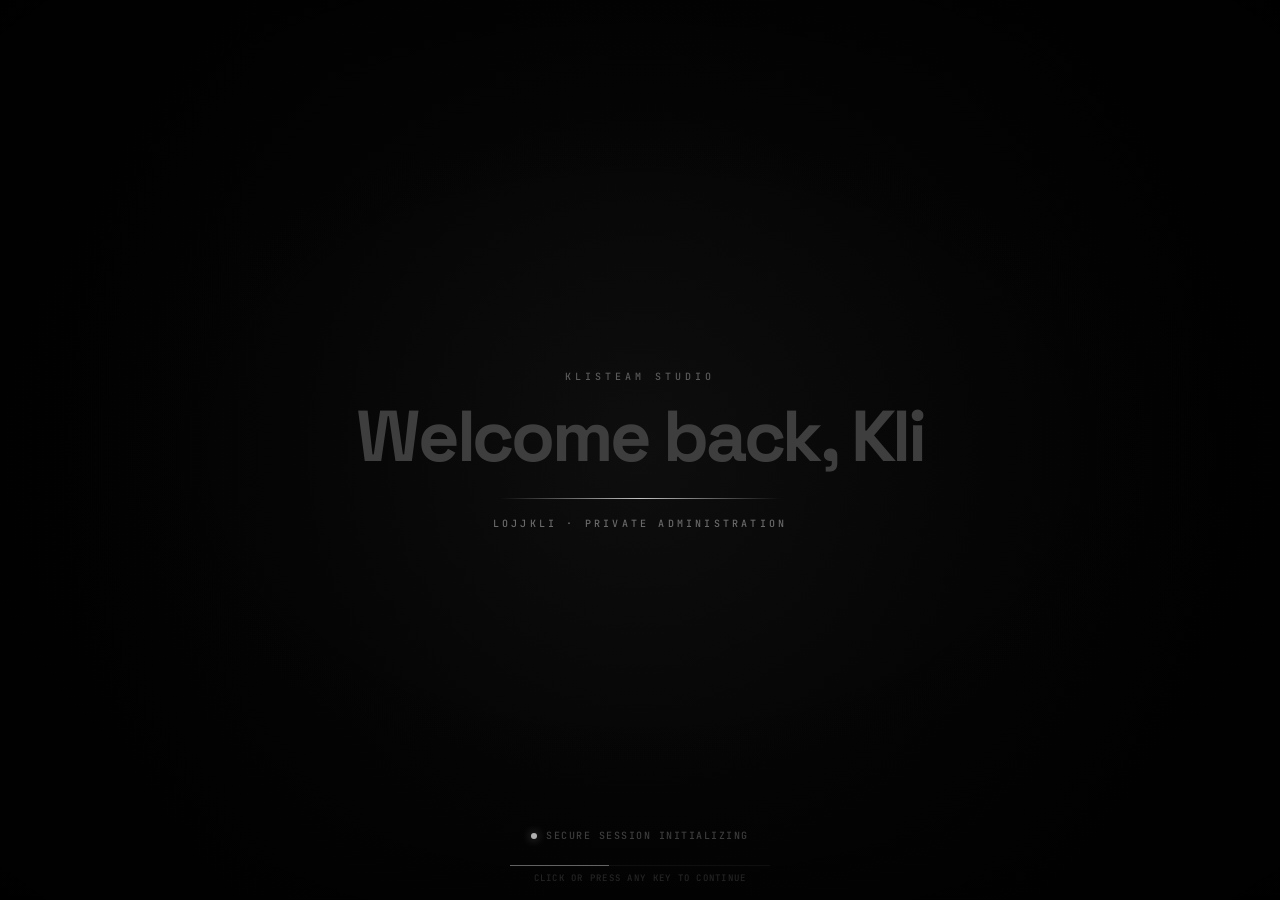
<file: site/public/admin/index.html>
<!doctype html>
<html lang="en">
<head>
<meta charset="utf-8">
<meta name="viewport" content="width=device-width,initial-scale=1">
<meta name="robots" content="noindex">

<title>lojjkli · Welcome back, Kli</title>

<link rel="preconnect" href="https://fonts.googleapis.com">
<link rel="preconnect" href="https://fonts.gstatic.com" crossorigin>
<link href="https://fonts.googleapis.com/css2?family=Inter:wght@400;500;600;700&family=Space+Grotesk:wght@500;600;700&family=JetBrains+Mono:wght@400;500&display=swap" rel="stylesheet">

<style>
  :root {
    --void:#020202; --surface:#070707; --card:#0C0C0C; --raised:#121212;
    --line:#1C1C1C; --line-bright:#2E2E2E; --line-hot:#454545;
    --text:#F4F4F4; --dim:#9C9C9C; --faint:#5F5F5F; --ghost:#3A3A3A;
    --green:#22c55e; --red:#ef4444; --amber:#f59e0b;
    --r-xs:6px; --r-sm:9px; --r-md:13px; --r-lg:18px;
    --display:"Space Grotesk",sans-serif;
    --body:"Inter",sans-serif;
    --mono:"JetBrains Mono",monospace;
  }

  * { box-sizing:border-box; }
  html { background:var(--void); }

  body {
    margin:0; min-height:100vh; color:var(--text);
    font:15px/1.6 var(--body);
    -webkit-font-smoothing:antialiased;
    background:
      radial-gradient(900px 500px at 50% -20%, rgba(255,255,255,.055), transparent 70%),
      var(--void);
  }

  /* One fixed layer for the grid texture. Fixed + pointer-events:none means it
     never participates in layout or hit-testing, so it costs nothing as the
     tables below repaint every second. */
  body::before {
    content:""; position:fixed; inset:0; z-index:0; pointer-events:none; opacity:.5;
    background:
      linear-gradient(rgba(255,255,255,.014) 1px, transparent 1px),
      linear-gradient(90deg, rgba(255,255,255,.014) 1px, transparent 1px);
    background-size:56px 56px;
    -webkit-mask-image:linear-gradient(to bottom, #000, transparent 70%);
    mask-image:linear-gradient(to bottom, #000, transparent 70%);
  }

  /* ---------- intro ---------- */
  #intro {
    position:fixed; inset:0; z-index:9999; cursor:pointer;
    display:flex; align-items:center; justify-content:center;
    background:radial-gradient(circle at center,#0E0E0E 0%,#050505 45%,#020202 78%);
    transition:opacity .55s cubic-bezier(.77,0,.18,1), visibility .55s;
  }
  #intro::after {
    content:""; position:absolute; inset:0; pointer-events:none;
    background:radial-gradient(ellipse at center, transparent 38%, rgba(0,0,0,.8) 100%);
  }
  #intro.hide { opacity:0; visibility:hidden; pointer-events:none; }
  .intro-content { position:relative; z-index:2; width:min(92vw,720px); text-align:center; }
  .intro-overline {
    margin-bottom:16px; color:#5A5A5A; font:500 10px var(--mono);
    letter-spacing:.4em; text-transform:uppercase;
    opacity:0; animation:fadeUp .7s ease .25s forwards;
  }
  .intro-title {
    margin:0; font:700 clamp(32px,7vw,72px)/1.04 var(--display);
    letter-spacing:-.045em; white-space:nowrap;
    background:linear-gradient(100deg,#3E3E3E 0%,#3E3E3E 42%,#FFFFFF 50%,#3E3E3E 58%,#3E3E3E 100%);
    background-size:260% 100%; -webkit-background-clip:text; background-clip:text; color:transparent;
    opacity:0; animation:fadeUp .7s ease .35s forwards, sweep 1.8s cubic-bezier(.2,.8,.2,1) .4s forwards;
  }
  .intro-line {
    width:0; height:1px; margin:24px auto 18px;
    background:linear-gradient(90deg,transparent,rgba(255,255,255,.75),transparent);
    animation:lineGrow 1s ease .75s forwards;
  }
  .intro-sub {
    color:#6A6A6A; font:500 10px var(--mono); letter-spacing:.32em; text-transform:uppercase;
    opacity:0; animation:fadeUp .7s ease 1s forwards;
  }
  .intro-status {
    position:absolute; left:0; right:0; bottom:58px; text-align:center;
    color:#565656; font:500 10px var(--mono); letter-spacing:.15em; text-transform:uppercase;
    opacity:0; animation:fadeUp .7s ease 1.2s forwards;
  }
  .intro-dot {
    display:inline-block; vertical-align:middle; margin:0 9px 1px 0;
    width:6px; height:6px; border-radius:50%; background:#fff;
    box-shadow:0 0 10px rgba(255,255,255,.6); animation:pulse 1.3s ease-in-out infinite;
  }
  .intro-progress {
    position:absolute; left:0; right:0; bottom:34px; width:min(260px,60vw);
    height:1px; margin:0 auto; background:#171717; overflow:hidden;
  }
  .intro-progress-bar { width:38%; height:100%; background:#9A9A9A; animation:scan 1.9s ease-in-out infinite; }
  .intro-skip {
    position:absolute; left:0; right:0; bottom:16px; text-align:center;
    color:var(--ghost); font:500 9px var(--mono); letter-spacing:.14em; text-transform:uppercase;
    opacity:0; animation:fadeUp .7s ease 1.5s forwards;
  }

  /* ---------- shell ---------- */
  .wrap { position:relative; z-index:1; width:min(100%,1080px); margin:0 auto; padding:52px 26px 110px; }

  .topbar {
    display:flex; align-items:flex-end; justify-content:space-between; gap:20px;
    padding-bottom:22px; margin-bottom:30px; border-bottom:1px solid var(--line);
  }
  .brand-name { margin:0; font:700 clamp(26px,3.4vw,34px)/1 var(--display); letter-spacing:-.05em; }
  .brand-sub {
    margin:9px 0 0; color:var(--faint);
    font:500 10px var(--mono); letter-spacing:.22em; text-transform:uppercase;
  }
  .topbar-right { display:flex; align-items:center; gap:10px; flex:none; }

  .iconbtn {
    display:inline-flex; align-items:center; gap:7px;
    background:transparent; color:var(--dim); cursor:pointer;
    border:1px solid var(--line-bright); border-radius:var(--r-sm);
    font:500 11px var(--mono); letter-spacing:.08em; text-transform:uppercase;
    padding:9px 13px; line-height:1; transition:border-color .18s ease, color .18s ease;
  }
  .iconbtn:hover { color:var(--text); border-color:var(--line-hot); }
  #lockBtn { display:none; }

  /* ---------- login ---------- */
  .login-shell { display:flex; justify-content:center; }
  #loginCard {
    /* Margin lives on the card, not the flex wrapper: the script hides the card
       by setting its own display to none, and padding on the wrapper would have
       stayed behind as an unexplained gap above the panels. */
    margin:34px 0 10px;
    width:min(100%,430px); background:var(--card);
    border:1px solid var(--line); border-radius:var(--r-lg); padding:30px;
    box-shadow:0 30px 90px rgba(0,0,0,.5);
  }
  .login-title { margin:0 0 4px; font:600 17px var(--display); letter-spacing:-.015em; }
  .login-hint { margin:0 0 22px; color:var(--faint); font-size:13px; }

  /* ---------- cards ---------- */
  .grid { display:grid; grid-template-columns:1fr 1fr; gap:18px; }
  @media (max-width:900px) { .grid { grid-template-columns:1fr; } }

  .card {
    background:var(--card); border:1px solid var(--line); border-radius:var(--r-lg);
    padding:22px; margin-bottom:18px; transition:border-color .2s ease;
  }
  .grid .card { margin-bottom:0; display:flex; flex-direction:column; }
  .card:hover { border-color:var(--line-bright); }

  .card-head { display:flex; align-items:center; justify-content:space-between; gap:12px; margin-bottom:18px; }
  h2 {
    margin:0; display:flex; align-items:center; gap:9px;
    font:600 13px var(--display); letter-spacing:.01em; color:#DCDCDC;
  }
  h2 svg { width:15px; height:15px; color:var(--faint); flex:none; }
  .count {
    color:var(--faint); font:500 10px var(--mono); letter-spacing:.1em;
    border:1px solid var(--line); border-radius:999px; padding:3px 9px;
  }

  /* ---------- form ---------- */
  label {
    display:block; margin-bottom:8px; color:var(--faint);
    font:500 10px var(--mono); letter-spacing:.16em; text-transform:uppercase;
  }
  input {
    width:100%; padding:11px 13px; background:var(--surface); color:var(--text);
    border:1px solid var(--line); border-radius:var(--r-sm); outline:none;
    font:13px var(--mono);
    transition:border-color .18s ease, box-shadow .18s ease;
  }
  input::placeholder { color:#3E3E3E; }
  input:focus { border-color:var(--line-hot); box-shadow:0 0 0 3px rgba(255,255,255,.04); }

  .row { display:flex; gap:9px; }
  .row > div { flex:1; min-width:0; }

  button {
    background:var(--text); border:1px solid var(--text); border-radius:var(--r-sm);
    color:#050505; padding:10px 18px; cursor:pointer; white-space:nowrap;
    font:600 12px var(--body); letter-spacing:.01em;
    transition:opacity .15s ease, transform .1s ease, background .15s ease, border-color .15s ease;
  }
  button:hover { opacity:.88; }
  button:active { transform:translateY(1px); }
  button:disabled { opacity:.4; cursor:not-allowed; transform:none; }
  button.danger { background:var(--red); border-color:var(--red); color:#fff; }
  button.warn   { background:transparent; border-color:rgba(245,158,11,.5); color:var(--amber); }
  button.warn:hover { background:rgba(245,158,11,.1); }
  button.ghost  { background:transparent; border-color:var(--line-bright); color:var(--dim); }
  button.ghost:hover { background:var(--raised); color:var(--text); }
  .btn-sm { padding:7px 12px; font-size:11px; }

  #msg { min-height:17px; margin-top:12px; font:500 11px var(--mono); color:var(--dim); }
  #msg.error { color:var(--red); }
  #msg.success { color:var(--green); }

  /* ---------- tables ---------- */
  .table-wrap { flex:1; overflow-x:auto; }
  table { width:100%; border-collapse:collapse; }
  thead th {
    text-align:left; padding:0 10px 10px 0; border-bottom:1px solid var(--line);
    color:var(--ghost); font:500 9px var(--mono); letter-spacing:.18em; text-transform:uppercase;
    white-space:nowrap;
  }
  thead th:last-child { text-align:right; padding-right:0; }
  td {
    padding:11px 10px 11px 0; border-bottom:1px solid var(--line);
    color:#DEDEDE; font:13px var(--mono); vertical-align:middle;
  }
  tbody tr:last-child td { border-bottom:0; }
  tbody tr { transition:background .15s ease; }
  tbody tr:hover { background:rgba(255,255,255,.022); }
  td.reason, td.time { color:var(--faint); }
  td.ver { color:var(--dim); font-size:12px; }
  td.btns { width:1%; text-align:right; white-space:nowrap; padding-right:0; }
  td.btns button { margin-left:6px; padding:7px 12px; font-size:11px; }

  .who { display:inline-flex; align-items:center; gap:10px; font-weight:500; }
  .who .name { line-height:1; color:var(--text); }
  .head {
    width:24px; height:24px; flex:none; border-radius:var(--r-xs);
    background:var(--surface); border:1px solid var(--line); image-rendering:pixelated;
  }
  .dot {
    width:6px; height:6px; flex:none; border-radius:50%; background:var(--green);
    box-shadow:0 0 8px rgba(34,197,94,.7); animation:onlinePulse 1.9s ease-in-out infinite;
  }
  .tag {
    display:inline-block; padding:3px 9px; border:1px solid var(--line-bright);
    border-radius:999px; color:var(--faint); font:500 10px var(--mono); letter-spacing:.07em;
  }
  .tag.on { color:var(--green); border-color:rgba(34,197,94,.42); }
  .empty { color:var(--ghost); text-align:center; padding:30px 0 !important; font-size:12px; }

  #onlineRefreshed { color:var(--ghost); font:500 10px var(--mono); letter-spacing:.06em; }

  /* ---------- mascot ---------- */
  .mascot {
    position:fixed; right:28px; bottom:26px; width:104px; height:104px; z-index:5;
    image-rendering:pixelated; opacity:.9; pointer-events:none;
    filter:drop-shadow(0 0 22px rgba(255,255,255,.1));
  }
  @media (max-width:1180px) { .mascot { display:none; } }

  @keyframes fadeUp { from { opacity:0; transform:translateY(8px);} to { opacity:1; transform:translateY(0);} }
  @keyframes sweep { from { background-position:140% 0; } to { background-position:-40% 0; } }
  @keyframes lineGrow { to { width:min(280px,62vw); } }
  @keyframes scan { 0% { transform:translateX(-120%);} 100% { transform:translateX(360%);} }
  @keyframes pulse { 0%,100% { opacity:.35; transform:scale(.8);} 50% { opacity:1; transform:scale(1.15);} }
  @keyframes onlinePulse { 0%,100% { opacity:.5; } 50% { opacity:1; } }

  @media (max-width:640px) {
    .wrap { padding:34px 15px 80px; }
    .topbar { flex-direction:column; align-items:flex-start; gap:16px; }
    .row { flex-direction:column; }
    .row button { width:100%; }
    .intro-title { white-space:normal; padding:0 14px; }
    td.reason, td.ver { display:none; }
    thead th.h-reason, thead th.h-ver { display:none; }
  }

  @media (prefers-reduced-motion: reduce) {
    *, *::before, *::after {
      animation-duration:.01ms !important; animation-iteration-count:1 !important;
      transition-duration:.01ms !important;
    }
    .intro-title { background-position:-40% 0; opacity:1; }
  }
</style>
</head>

<body>

<div id="intro" role="button" tabindex="0" aria-label="Skip intro">
  <div class="intro-content" aria-hidden="true">
    <div class="intro-overline">KlisTeam Studio</div>
    <div class="intro-title">Welcome back, Kli</div>
    <div class="intro-line"></div>
    <div class="intro-sub">lojjkli · private administration</div>
  </div>
  <div class="intro-status" aria-hidden="true"><span class="intro-dot"></span>Secure session initializing</div>
  <div class="intro-progress" aria-hidden="true"><div class="intro-progress-bar"></div></div>
  <div class="intro-skip" aria-hidden="true">click or press any key to continue</div>
</div>

<img class="mascot" src="kli_looking.gif" alt="" aria-hidden="true">

<div class="wrap">

  <div class="topbar">
    <div>
      <h1 class="brand-name">lojjkli</h1>
      <p class="brand-sub">KlisTeam Studio · Administration</p>
    </div>
    <div class="topbar-right">
      <button id="lockBtn" class="iconbtn" onclick="lock()">Lock</button>
    </div>
  </div>

  <div class="login-shell" id="loginShell">
    <div class="card" id="loginCard">
      <h2 class="login-title">Admin access</h2>
      <p class="login-hint">Enter your key to manage bans, blocks and activity.</p>
      <label for="key">Admin key</label>
      <div class="row">
        <div><input id="key" type="password" placeholder="Enter admin key" autocomplete="current-password" spellcheck="false"></div>
        <div style="flex:0 0 auto"><button id="unlockBtn" onclick="unlock()">Unlock</button></div>
      </div>
      <div id="msg" role="status" aria-live="polite"></div>
    </div>
  </div>

  <div id="panels" style="display:none">

    <div class="grid" style="margin-bottom:18px">

      <div class="card">
        <div class="card-head">
          <h2>
            <svg viewBox="0 0 24 24" fill="none" stroke="currentColor" stroke-width="1.6" stroke-linecap="round" stroke-linejoin="round" aria-hidden="true">
              <rect x="4" y="5" width="16" height="5" rx="1.5"/><rect x="4" y="14" width="16" height="5" rx="1.5"/>
              <line x1="7" y1="7.5" x2="7.01" y2="7.5"/><line x1="7" y1="16.5" x2="7.01" y2="16.5"/>
              <line x1="3" y1="21" x2="21" y2="3"/>
            </svg>Blocked servers
          </h2>
        </div>
        <div class="row" style="margin-bottom:16px">
          <div><input id="server" placeholder="play.example.com"></div>
          <div style="flex:0 0 auto"><button id="blockBtn" class="btn-sm" onclick="addServer()">Block</button></div>
        </div>
        <div class="table-wrap">
          <table id="serverList">
            <thead><tr><th>Server</th><th></th></tr></thead>
            <tbody></tbody>
          </table>
        </div>
      </div>

      <div class="card">
        <div class="card-head">
          <h2>
            <svg viewBox="0 0 24 24" fill="none" stroke="currentColor" stroke-width="1.6" stroke-linecap="round" stroke-linejoin="round" aria-hidden="true">
              <path d="M12 3l7 3v6c0 4.5-3 7.5-7 9-4-1.5-7-4.5-7-9V6l7-3z"/>
              <line x1="9" y1="9" x2="15" y2="15"/><line x1="15" y1="9" x2="9" y2="15"/>
            </svg>Banned players
          </h2>
        </div>
        <div class="row" style="margin-bottom:16px">
          <div><input id="player" placeholder="Username"></div>
          <div style="flex:0 0 auto"><button id="banBtn" class="danger btn-sm" onclick="addPlayer()">Ban</button></div>
        </div>
        <div class="table-wrap">
          <table id="playerList">
            <thead><tr><th>Player</th><th></th></tr></thead>
            <tbody></tbody>
          </table>
        </div>
      </div>

    </div>

    <div class="card">
      <div class="card-head">
        <h2>
          <svg viewBox="0 0 24 24" fill="none" stroke="currentColor" stroke-width="1.6" stroke-linecap="round" stroke-linejoin="round" aria-hidden="true">
            <path d="M3 12h4l2-7 4 14 2-7h6"/>
          </svg>Live activity
          <span class="count">last 5 min</span>
        </h2>
        <span id="onlineRefreshed"></span>
      </div>
      <div class="table-wrap">
        <table id="onlineList">
          <thead><tr><th>Player</th><th>Relay</th><th class="h-ver">Version</th><th>Seen</th><th></th></tr></thead>
          <tbody></tbody>
        </table>
      </div>
    </div>

  </div>

</div>

<script>
const API = "https://api.lojjkli.site";
const REQUEST_TIMEOUT_MS = 10000;

const $ = id => document.getElementById(id);

function escapeHtml(value) {
  return String(value ?? "")
    .replace(/&/g, "&amp;")
    .replace(/</g, "&lt;")
    .replace(/>/g, "&gt;")
    .replace(/"/g, "&quot;")
    .replace(/'/g, "&#039;");
}

function safeName(value) {
  return String(value ?? "").replace(/[^A-Za-z0-9_]/g, "");
}

function setMessage(text, type = "") {
  const msg = $("msg");
  msg.textContent = text;
  msg.className = type;
  if (type === "error") playErrorSound();
  else if (type === "success") playSuccessSound();
}

function head(name) {
  const safe = safeName(name);
  return `<img class="head" alt="" loading="lazy" src="https://mc-heads.net/avatar/${safe}/24" onerror="this.onerror=null;this.src='https://crafatar.com/avatars/${safe}?size=24&overlay'">`;
}

/* ---------- sound ---------- */
/* Every sound is a couple of synthesised oscillator tones - no audio
   files, nothing to download, nothing kept running once it has played.
   A single AudioContext is created lazily on first use. */

let audioContext = null;

function getAudioContext() {
  if (audioContext) return audioContext;
  const AudioCtx = window.AudioContext || window.webkitAudioContext;
  if (!AudioCtx) return null;
  audioContext = new AudioCtx();
  return audioContext;
}

function primeAudio() {
  const ctx = getAudioContext();
  if (!ctx) return null;
  if (ctx.state === "suspended") ctx.resume().catch(() => {});
  return ctx;
}

function envTone(ctx, { type = "sine", freq, freqTo, start = 0, dur = .12, peak = .04, attack = .008 }) {
  const t0 = ctx.currentTime + start;
  const osc = ctx.createOscillator();
  const gain = ctx.createGain();
  osc.type = type;
  osc.frequency.setValueAtTime(freq, t0);
  if (freqTo) osc.frequency.exponentialRampToValueAtTime(freqTo, t0 + dur);
  gain.gain.setValueAtTime(.0001, t0);
  gain.gain.exponentialRampToValueAtTime(peak, t0 + attack);
  gain.gain.exponentialRampToValueAtTime(.0001, t0 + dur);
  osc.connect(gain);
  gain.connect(ctx.destination);
  osc.start(t0);
  osc.stop(t0 + dur + .03);
}

function playStartupSound() {
  const ctx = primeAudio();
  if (!ctx) return;
  envTone(ctx, { type: "sine", freq: 105, freqTo: 42, dur: .85, peak: .25, attack: .02 });
  envTone(ctx, { type: "triangle", freq: 720, freqTo: 1500, start: .15, dur: .85, peak: .045, attack: .1 });
}

function playClickSound() {
  const ctx = primeAudio();
  if (!ctx) return;
  envTone(ctx, { type: "sine", freq: 620, freqTo: 390, dur: .07, peak: .035, attack: .006 });
}

function playSuccessSound() {
  const ctx = primeAudio();
  if (!ctx) return;
  envTone(ctx, { type: "sine", freq: 520, dur: .09, peak: .05, attack: .006 });
  envTone(ctx, { type: "sine", freq: 784, start: .07, dur: .16, peak: .045, attack: .006 });
}

function playErrorSound() {
  const ctx = primeAudio();
  if (!ctx) return;
  envTone(ctx, { type: "square", freq: 180, freqTo: 140, dur: .09, peak: .03, attack: .004 });
  envTone(ctx, { type: "square", freq: 150, freqTo: 105, start: .11, dur: .12, peak: .03, attack: .004 });
}

function playKickSound() {
  const ctx = primeAudio();
  if (!ctx) return;
  envTone(ctx, { type: "sawtooth", freq: 900, freqTo: 120, dur: .16, peak: .035, attack: .004 });
}

function playBanSound() {
  const ctx = primeAudio();
  if (!ctx) return;
  envTone(ctx, { type: "sine", freq: 220, freqTo: 55, dur: .38, peak: .07, attack: .01 });
  envTone(ctx, { type: "square", freq: 80, start: .02, dur: .16, peak: .03, attack: .004 });
}

/* ---------- intro ---------- */

let introFinished = false;

function finishIntro() {
  if (introFinished) return;
  introFinished = true;
  const intro = $("intro");
  if (!intro) return;
  intro.classList.add("hide");
  setTimeout(() => intro.remove(), 700);
}

function activateAudio() {
  playStartupSound();
}

// A click or key press is the only thing that dismisses this screen - it
// stays up until someone actually acts on it, no auto-timeout.
$("intro").addEventListener("click", () => { activateAudio(); finishIntro(); });
$("intro").addEventListener("keydown", () => { activateAudio(); finishIntro(); });

/* ---------- api ---------- */

async function apiRequest(url, options = {}) {
  const controller = new AbortController();
  const timer = setTimeout(() => controller.abort(), REQUEST_TIMEOUT_MS);
  try {
    return await fetch(url, {
      ...options,
      signal: controller.signal,
      headers: { "Accept": "application/json", ...(options.headers || {}) }
    });
  } catch (error) {
    // A hung request used to leave a button disabled with no feedback
    // forever; the timeout above guarantees this always resolves into a
    // real error instead of a silent, indefinite wait.
    if (error.name === "AbortError") throw new Error("Request timed out - the API may be unreachable.");
    console.error("API request failed:", error);
    throw error;
  } finally {
    clearTimeout(timer);
  }
}

async function unlock() {
  playClickSound();
  const key = $("key").value.trim();
  const button = $("unlockBtn");

  if (!key) { setMessage("Enter the admin key.", "error"); $("key").focus(); return; }

  button.disabled = true;
  setMessage("Checking...");

  try {
    const response = await apiRequest(`${API}/verify`, { method: "GET", headers: { "x-admin-key": key } });

    if (!response.ok) {
      setMessage(response.status === 401 || response.status === 403 ? "Wrong admin key." : `Server returned HTTP ${response.status}.`, "error");
      button.disabled = false;
      return;
    }

    setMessage("Unlocked.", "success");
    $("loginCard").style.display = "none";
    $("panels").style.display = "block";
    $("lockBtn").style.display = "inline-flex";

    await refreshBlacklist();
    await refreshOnline();

    if (!window.onlineTimer) window.onlineTimer = setInterval(refreshOnline, 25000);

  } catch (error) {
    console.error(error);
    setMessage(error.message || "Could not connect to the API.", "error");
    button.disabled = false;
  }
}

// There was no way back to a locked state short of reloading the page - for
// a tool that bans and kicks people, being able to step away without
// leaving it sitting open is worth a one-click button.
function lock() {
  playClickSound();
  $("key").value = "";
  $("loginCard").style.display = "block";
  $("panels").style.display = "none";
  $("lockBtn").style.display = "none";
  setMessage("");
  if (window.onlineTimer) { clearInterval(window.onlineTimer); window.onlineTimer = null; }
}

async function refreshBlacklist() {
  try {
    // /blacklist is a public read - the mod itself calls it with no key at
    // all. Sending the admin key here too was unnecessary: it exposed the
    // key on every poll instead of only on the writes that actually need
    // it, and forced a CORS preflight on a call that never required one.
    const response = await apiRequest(`${API}/blacklist`, { method: "GET" });
    if (!response.ok) throw new Error(`Blacklist HTTP ${response.status}`);

    const data = await response.json();
    const details = Array.isArray(data.detail) ? data.detail : [];

    $("serverList").querySelector("tbody").innerHTML = details
      .filter(x => x.kind === "server")
      .map(row => `<tr><td>${escapeHtml(row.value)}</td><td class="btns"><button class="ghost" data-action="remove" data-kind="server" data-value="${escapeHtml(row.value)}">Remove</button></td></tr>`)
      .join("") || `<tr><td class="empty" colspan="2">No servers blocked</td></tr>`;

    $("playerList").querySelector("tbody").innerHTML = details
      .filter(x => x.kind === "player")
      .map(row => `<tr><td><span class="who">${head(row.display)}<span class="name">${escapeHtml(row.display)}</span></span></td><td class="btns"><button class="warn" data-action="kick" data-name="${escapeHtml(row.display)}">Kick</button><button class="ghost" data-action="remove" data-kind="player" data-value="${escapeHtml(row.value)}">Unban</button></td></tr>`)
      .join("") || `<tr><td class="empty" colspan="2">Nobody banned</td></tr>`;

  } catch (error) {
    console.error("Blacklist error:", error);
    setMessage(error.message || "Could not load blacklist.", "error");
  }
}

async function refreshOnline() {
  try {
    const response = await apiRequest(`${API}/online?minutes=5`);
    if (!response.ok) throw new Error(`Online HTTP ${response.status}`);

    let data;
    try {
      data = await response.json();
    } catch (parseError) {
      // A 200 carrying HTML (an error page, or something in front of the API)
      // used to surface as the same opaque "refresh failed" as a dead network.
      throw new Error("API returned a non-JSON response");
    }
    const players = Array.isArray(data.players) ? data.players : [];

    $("onlineList").querySelector("tbody").innerHTML = players
      .map(player => {
        const secondsAgo = Math.max(0, Math.round((Date.now() - player.last) / 1000));
        const relay = player.relay
          ? `<span class="tag on">relay</span>`
          : `<span class="tag">idle</span>`;
        const version = escapeHtml(player.version || "?");
        return `<tr><td><span class="who"><span class="dot"></span>${head(player.name)}<span class="name">${escapeHtml(player.name)}</span></span></td><td>${relay}</td><td class="ver">${version}</td><td class="time">${secondsAgo}s ago</td><td class="btns"><button class="warn" data-action="kick" data-name="${escapeHtml(player.name)}">Kick</button><button class="danger" data-action="ban" data-name="${escapeHtml(player.name)}">Ban</button></td></tr>`;
      }).join("") || `<tr><td class="empty" colspan="5">Nobody currently active</td></tr>`;

    $("onlineRefreshed").textContent = "updated just now";

  } catch (error) {
    console.error("Online error:", error);
    // "refresh failed" on its own gives nothing to act on. Show what actually
    // went wrong: an HTTP status means the API answered and rejected us, a
    // timeout or network error means it was never reached at all.
    $("onlineRefreshed").textContent = (error && error.message)
      ? String(error.message).slice(0, 60)
      : "refresh failed";
  }
}

async function write(kind, value, reason, method) {
  const key = $("key").value.trim();

  if (!key) { setMessage("Enter the admin key first.", "error"); return false; }
  if (!value) { setMessage("Nothing entered.", "error"); return false; }

  const params = new URLSearchParams();
  params.set("kind", kind);
  params.set("value", value);
  if (reason) params.set("reason", reason);

  try {
    const response = await apiRequest(`${API}/blacklist?${params.toString()}`, { method, headers: { "x-admin-key": key } });

    if (!response.ok) {
      let errorText = "";
      try { errorText = await response.text(); } catch (_) {}
      console.error("Write failed:", response.status, errorText);
      setMessage(`Failed: HTTP ${response.status}`, "error");
      return false;
    }

    setMessage(method === "DELETE" ? "Removed." : "Saved.", "success");
    return true;

  } catch (error) {
    console.error(error);
    setMessage(error.message || "Could not reach the API.", "error");
    return false;
  }
}

async function addServer() {
  playClickSound();
  const button = $("blockBtn");
  button.disabled = true;
  try {
    const value = $("server").value.trim().toLowerCase();
    const reason = "";
    if (await write("server", value, reason, "POST")) {
      $("server").value = "";
      await refreshBlacklist();
    }
  } finally {
    button.disabled = false;
  }
}

async function addPlayer() {
  playClickSound();
  const button = $("banBtn");
  button.disabled = true;
  try {
    const value = $("player").value.trim();
    const reason = "";
    if (await write("player", value, reason, "POST")) {
      $("player").value = "";
      await refreshBlacklist();
    }
  } finally {
    button.disabled = false;
  }
}

async function banFromOnline(name) {
  if (await write("player", name, "banned from online list", "POST")) {
    await refreshBlacklist();
    await refreshOnline();
  }
}

async function removeItem(kind, value) {
  if (await write(kind, value, "", "DELETE")) await refreshBlacklist();
}

async function kick(name) {
  const key = $("key").value.trim();
  if (!key) { setMessage("Enter the admin key first.", "error"); return; }

  try {
    const response = await apiRequest(`${API}/kick?name=${encodeURIComponent(name)}`, { method: "POST", headers: { "x-admin-key": key } });

    if (response.ok) {
      setMessage(`Kick sent for ${name}.`, "success");
      await refreshOnline();
    } else {
      let errorText = "";
      try { errorText = await response.text(); } catch (_) {}
      console.error("Kick failed:", response.status, errorText);
      setMessage(`Kick failed: HTTP ${response.status}`, "error");
    }
  } catch (error) {
    console.error(error);
    setMessage(error.message || "Could not reach the API.", "error");
  }
}

$("key").addEventListener("keydown", event => {
  if (event.key === "Enter") { event.preventDefault(); unlock(); }
});

// Ban is the one action here with real, slow-to-undo consequences for
// someone else, and it used to fire on a single accidental click straight
// from the online list. It now needs the same button pressed twice within
// a few seconds; every other action (kick, remove/unban, block) stays a
// single click, since a kick just disconnects them and the rest are
// trivially reversible.
const pendingConfirm = new WeakMap();

document.addEventListener("click", async event => {
  const button = event.target.closest("button");
  if (!button) return;

  const action = button.dataset.action;
  if (!action) return;

  if (action === "ban") {
    const now = Date.now();
    const armed = pendingConfirm.get(button);
    if (!armed || now - armed > 4000) {
      pendingConfirm.set(button, now);
      const original = button.textContent;
      button.textContent = "Confirm?";
      playClickSound();
      setTimeout(() => { if (button.textContent === "Confirm?") button.textContent = original; }, 4000);
      return;
    }
    pendingConfirm.delete(button);
    button.textContent = "Ban";
    playBanSound();
  } else if (action === "kick") {
    playKickSound();
  } else {
    playClickSound();
  }

  button.disabled = true;
  try {
    if (action === "remove") await removeItem(button.dataset.kind, button.dataset.value);
    else if (action === "kick") await kick(button.dataset.name);
    else if (action === "ban") await banFromOnline(button.dataset.name);
  } finally {
    button.disabled = false;
  }
});
</script>

</body>
</html>

</body>
</html>
</file>
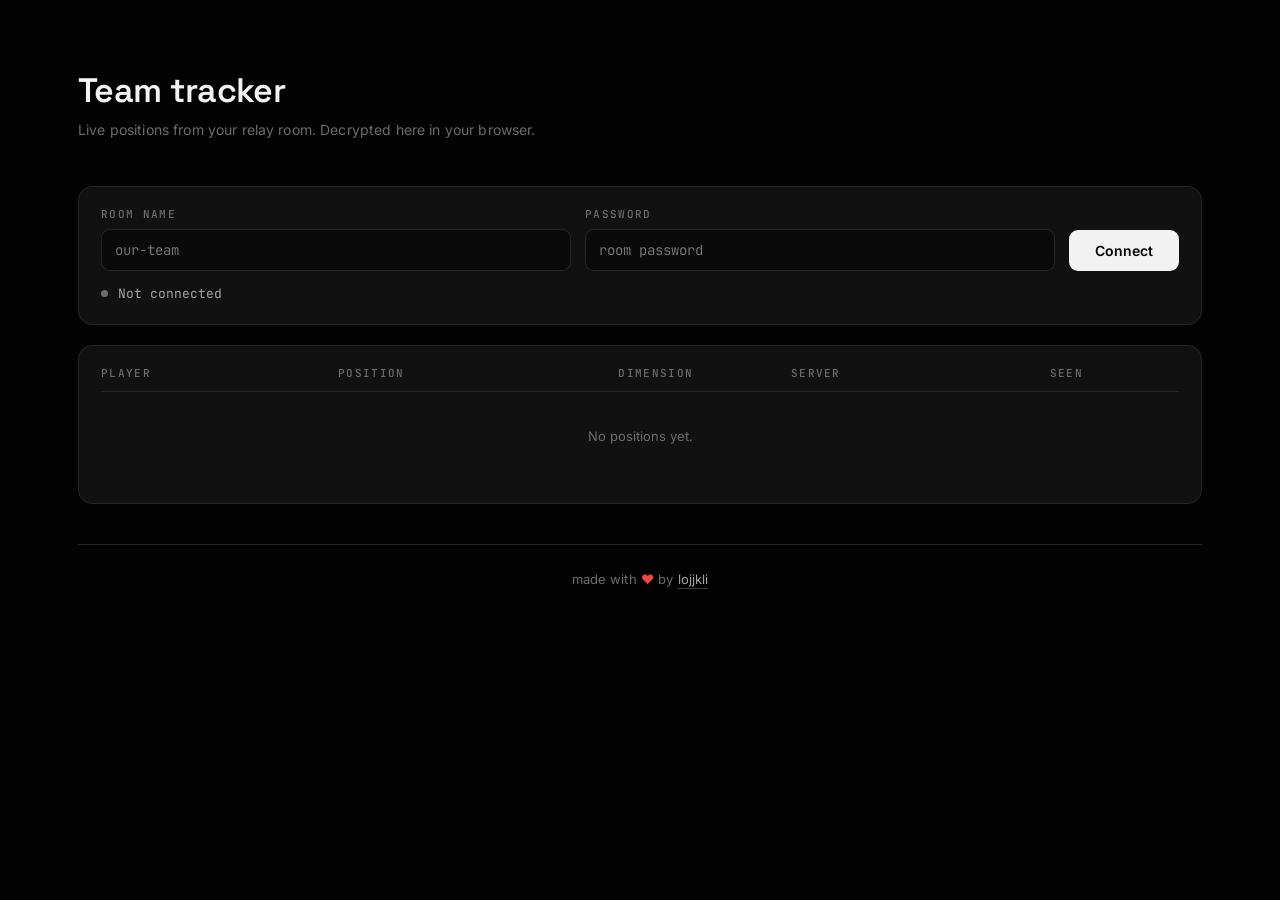
<file: site/public/team/index.html>
<!doctype html>
<html lang="en">
<head>
<meta charset="utf-8">
<meta name="viewport" content="width=device-width,initial-scale=1">
<meta name="robots" content="noindex">
<title>Team · lojjkli</title>
<link rel="preconnect" href="https://fonts.googleapis.com">
<link rel="preconnect" href="https://fonts.gstatic.com" crossorigin>
<link href="https://fonts.googleapis.com/css2?family=Inter:wght@400;500;600&family=Space+Grotesk:wght@500;600;700&family=JetBrains+Mono:wght@400;500&display=swap" rel="stylesheet">
<style>
  /* Design tokens lifted from the main site so /team belongs to it */
  :root{
    --void:#020202; --surface:#0A0A0A; --raised:#101010; --card:#111111;
    --line:#262626; --line-bright:#3C3C3C;
    --text:#F2F2F2; --dim:#A3A3A3; --faint:#6C6C6C; --sub:#6b6b6b;
    --green:#22c55e; --red:#ef4444; --amber:#f59e0b;
    --display:'Space Grotesk',sans-serif;
    --body:'Inter',sans-serif;
    --mono:'JetBrains Mono',monospace;
    --glow:0 0 34px rgba(255,255,255,.16);
    --max:1180px;
  }
  *{box-sizing:border-box}
  body{margin:0;background:var(--void);color:var(--text);
       font:15px/1.6 var(--body);-webkit-font-smoothing:antialiased}
  .wrap{max-width:var(--max);margin:0 auto;padding:72px 28px 96px}
  h1{font:600 34px/1.1 var(--display);letter-spacing:-.02em;margin:0 0 10px}
  .sub{color:var(--faint);margin:0 0 44px;font-size:14px;letter-spacing:.01em}
  .card{background:var(--card);border:1px solid var(--line);border-radius:14px;
        padding:22px;margin-bottom:20px}
  label{display:block;color:var(--faint);font:500 11px/1 var(--mono);
        letter-spacing:.12em;text-transform:uppercase;margin-bottom:9px}
  input{width:100%;background:var(--surface);border:1px solid var(--line);
        border-radius:9px;color:var(--text);padding:11px 13px;font:14px var(--mono)}
  input:focus{outline:none;border-color:var(--line-bright)}
  .row{display:flex;gap:14px;align-items:flex-end;flex-wrap:wrap}
  .row>div{flex:1;min-width:210px}
  button{background:var(--text);border:0;border-radius:9px;color:var(--void);
         padding:12px 26px;font:600 14px var(--body);cursor:pointer;
         transition:box-shadow .2s ease,transform .1s ease;white-space:nowrap}
  button:hover{box-shadow:var(--glow)}
  button:active{transform:translateY(1px)}
  button.off{background:transparent;color:var(--dim);border:1px solid var(--line-bright)}
  #status{display:flex;align-items:center;gap:10px;font:13px var(--mono);color:var(--dim)}
  .dot{width:7px;height:7px;border-radius:50%;background:var(--faint);flex:none}
  .dot.on{background:var(--green);box-shadow:0 0 10px var(--green)}
  .dot.err{background:var(--red)}
  .dot.warn{background:var(--amber)}
  table{width:100%;border-collapse:collapse}
  th{text-align:left;color:var(--faint);font:500 11px/1 var(--mono);
     letter-spacing:.12em;text-transform:uppercase;
     padding:0 12px 12px 0;border-bottom:1px solid var(--line)}
  td{padding:13px 12px 13px 0;border-bottom:1px solid var(--line);font:14px var(--mono)}
  tr:last-child td{border-bottom:0}
  .name{color:var(--text);font-weight:500}
  .who{display:flex;align-items:center;gap:10px}
  .head{width:26px;height:26px;border-radius:5px;image-rendering:pixelated;
        background:var(--surface);border:1px solid var(--line);flex:none}
  .coords{color:#d8d8d8}
  .muted{color:var(--sub)}
  .stale{opacity:.35}
  .empty{color:var(--faint);text-align:center;padding:34px 0;font-size:13px}
  .credit{color:var(--faint);font-size:13px;margin-top:40px;padding-top:24px;
          border-top:1px solid var(--line);text-align:center;letter-spacing:.01em}
  .credit a{color:var(--dim);text-decoration:none;border-bottom:1px solid var(--line-bright);
            padding-bottom:1px;transition:color .2s ease}
  .credit a:hover{color:var(--text)}
  .credit .heart{color:var(--red)}
</style>
</head>
<body>
<div class="wrap">
  <h1>Team tracker</h1>
  <p class="sub">Live positions from your relay room. Decrypted here in your browser.</p>

  <div class="card">
    <div class="row">
      <div>
        <label for="room">Room name</label>
        <input id="room" type="text" placeholder="our-team" autocomplete="off" spellcheck="false">
      </div>
      <div>
        <label for="key">Password</label>
        <input id="key" type="password" placeholder="room password" autocomplete="off" spellcheck="false">
      </div>
      <div style="flex:0 0 auto;min-width:0">
        <button id="go">Connect</button>
      </div>
    </div>
    <div style="margin-top:14px" id="status"><span class="dot" id="dot"></span><span id="msg">Not connected</span></div>
  </div>

  <div class="card">
    <table>
      <thead>
        <tr><th style="width:22%">Player</th><th style="width:26%">Position</th>
            <th style="width:16%">Dimension</th><th style="width:24%">Server</th><th style="width:12%">Seen</th></tr>
      </thead>
      <tbody id="rows"></tbody>
    </table>
    <div class="empty" id="empty">No positions yet.</div>
  </div>
  <p class="credit">
    made with <span class="heart">&#9829;</span> by <a href="/">lojjkli</a>
  </p>
</div>

<script>
const RELAY = 'wss://relay.lojjkli.site';
const STALE_MS = 15000, DROP_MS = 120000;
const PROTOCOL_VERSION = 1;           // must match RelayShare.PROTOCOL_VERSION

const enc = new TextEncoder();
const dec = new TextDecoder();
const $ = id => document.getElementById(id);
const hex = b => [...b].map(x => x.toString(16).padStart(2,'0')).join('');
const sha256 = async s => new Uint8Array(await crypto.subtle.digest('SHA-256', enc.encode(s)));

let ws = null, aesKey = null, players = new Map();
let goodFrames = 0, badFrames = 0, decryptWarned = false;
// "The user wants to be connected" - separate from whether a socket happens to be
// open right now, so a dropped connection can retry without fighting a manual
// disconnect. The page used to just print "Disconnected" and sit there dead.
let intended = false, retries = 0, retryTimer = null;

function setStatus(text, state) {
  $('msg').textContent = text;
  $('dot').className = 'dot' + (state ? ' ' + state : '');
}

// Must match RelayShare.java exactly, or nothing decrypts.
async function derive(key) {
  const roomId = hex(await sha256('klisteam-room|' + key)).slice(0, 32);
  const salt = await sha256('klisteam-crypt|' + key);
  const base = await crypto.subtle.importKey('raw', enc.encode(key), 'PBKDF2', false, ['deriveKey']);
  const aes  = await crypto.subtle.deriveKey(
    { name:'PBKDF2', salt, iterations:120000, hash:'SHA-256' },
    base, { name:'AES-GCM', length:256 }, false, ['decrypt']);
  return { roomId, aes };
}

const DIMS = {
  'minecraft:overworld':  'Overworld',
  'minecraft:the_nether': 'Nether',
  'minecraft:the_end':    'The End'
};

async function handle(raw) {
  if (raw === 'pong') return;
  let env;
  try { env = JSON.parse(raw); } catch { return; }
  if (!env || !env.p) return;
  if (env.v !== undefined && env.v !== PROTOCOL_VERSION) return;   // mod does the same check
  try {
    const bytes = Uint8Array.from(atob(env.p), c => c.charCodeAt(0));
    const pt = await crypto.subtle.decrypt(
      { name:'AES-GCM', iv: bytes.slice(0,12) }, aesKey, bytes.slice(12));
    const o = JSON.parse(dec.decode(pt));
    if (!o.n) return;

    goodFrames++;
    // Ping-wheel markers ride the same socket and carry the *marker's* x/y/z, not
    // the sender's. Storing them as a position was teleporting a player's row to
    // wherever they last pinged, which is most of what looked broken here.
    if (o.k === 'ping') return;

    players.set(o.n.toLowerCase(), Object.assign({}, o, { at: Date.now() }));
    if (!decryptWarned) setStatus('Connected · ' + goodFrames + ' updates', 'on');
  } catch {
    // GCM refused it: almost always a different team key in the room
    badFrames++;
    if (badFrames >= 5 && !decryptWarned) {
      decryptWarned = true;   // latched, so the next good frame can't wipe the warning
      setStatus('Receiving frames but cannot decrypt - wrong room password?', 'err');
    }
  }
}

function openSocket(roomId) {
  const sock = new WebSocket(RELAY + '/' + roomId);
  ws = sock;
  let pingTimer = null;

  sock.onopen = () => {
    retries = 0;
    setStatus('Connected \u00b7 waiting for positions', 'on');
    $('go').textContent = 'Disconnect';
    $('go').classList.add('off');
    // keeps the connection past Cloudflare's idle timeout. Captured in this
    // closure rather than hung off the shared `ws`, so an old socket closing
    // late can't clear the current socket's timer.
    pingTimer = setInterval(() => { try { sock.send('ping'); } catch {} }, 30000);
  };

  sock.onmessage = e => handle(e.data);

  sock.onerror = () => { /* onclose always follows; handled there */ };

  sock.onclose = () => {
    clearInterval(pingTimer);
    if (ws === sock) ws = null;
    if (!intended) {
      $('go').textContent = 'Connect';
      $('go').classList.remove('off');
      setStatus('Disconnected');
      return;
    }
    // Wanted to stay connected: back off and retry rather than going dead.
    retries++;
    const wait = Math.min(30000, 1000 * Math.pow(2, Math.min(retries, 5)));
    setStatus('Connection lost - retrying in ' + Math.round(wait / 1000) + 's\u2026', 'warn');
    clearTimeout(retryTimer);
    retryTimer = setTimeout(() => { if (intended) openSocket(roomId); }, wait);
  };
}

function disconnect() {
  intended = false;
  clearTimeout(retryTimer);
  retries = 0;
  if (ws) { try { ws.close(); } catch {} ws = null; }
  $('go').textContent = 'Connect';
  $('go').classList.remove('off');
  setStatus('Not connected');
}

function connect() {
  // Checked before the room field is validated: with the old order, clearing the
  // room box left you unable to press Disconnect.
  if (intended) { disconnect(); return; }

  const room = $('room').value.trim();
  const pass = $('key').value.trim();
  if (!room) { setStatus('Enter the room name', 'err'); return; }
  // must match RelayShare.secret() in the mod, character for character
  const key = room.toLowerCase() + '|' + pass;

  setStatus('Deriving key\u2026');
  derive(key).then(({ roomId, aes }) => {
    aesKey = aes;
    goodFrames = badFrames = 0;
    decryptWarned = false;
    players.clear();
    intended = true;
    retries = 0;
    setStatus('Connecting to room ' + roomId.slice(0,8) + '\u2026');
    openSocket(roomId);
  }).catch(e => setStatus('Could not derive key: ' + e.message, 'err'));
}

// Declared once, at module scope: these used to be consts inside the map callback
// that the "sharing off" branch referenced *above* their own declaration, which
// threw a ReferenceError, killed the whole draw(), and froze the table for good
// the moment any teammate turned sharing off.
const clean = v => String(v == null ? '' : v).replace(/[<>&"']/g, '');
const td = (cls, v) => '<td class="' + cls + '">' + clean(v) + '</td>';
const safeName = n => String(n == null ? '' : n).replace(/[^A-Za-z0-9_]/g, '');
const num = v => (v != null && Number.isFinite(Number(v))) ? Math.round(Number(v)) : '?';

function headImg(name) {
  // mc-heads renders by username; crafatar is the fallback if it misses
  return '<img class="head" alt="" loading="lazy"'
    + ' src="https://mc-heads.net/avatar/' + name + '/52"'
    + ' onerror="this.onerror=null;this.src=\'https://crafatar.com/avatars/' + name
    + '?size=52&overlay\'">';
}

function rowHtml(p, now) {
  const age = Math.round((now - p.at) / 1000);
  const stale = now - p.at > STALE_MS;
  const name = safeName(p.n);
  const seen = age < 2 ? 'now' : age + 's ago';
  const who = '<td class="name"><span class="who">' + headImg(name)
            + '<span>' + clean(p.n) + '</span></span></td>';

  // Present in the room but not publishing coordinates.
  if (p.off) {
    return '<tr class="' + (stale ? 'stale' : '') + '">'
      + who
      + '<td class="muted" colspan="2">sharing turned off</td>'
      + td('muted', p.sa || '-')
      + td('muted', seen)
      + '</tr>';
  }

  const dim = DIMS[p.d] || String(p.d || '-').replace(/^.*:/, '');
  return '<tr class="' + (stale ? 'stale' : '') + '">'
    + who
    + td('coords', num(p.x) + ', ' + num(p.y) + ', ' + num(p.z))
    + td('muted', dim)
    + td('muted', p.sa || '-')
    + td('muted', seen)
    + '</tr>';
}

function draw() {
  const now = Date.now();
  for (const [k, p] of players) if (now - p.at > DROP_MS) players.delete(k);

  const list = [...players.values()].sort((a,b) => String(a.n).localeCompare(String(b.n)));
  $('empty').style.display = list.length ? 'none' : 'block';
  try {
    $('rows').innerHTML = list.map(p => rowHtml(p, now)).join('');
  } catch (e) {
    // One malformed frame should never be able to stop the table updating again.
    console.error('draw failed', e);
  }
}

setInterval(draw, 1000);
$('go').onclick = connect;
$('room').addEventListener('keydown', e => { if (e.key === 'Enter') connect(); });
$('key').addEventListener('keydown', e => { if (e.key === 'Enter') connect(); });
</script>
</body>
</html>
</file>
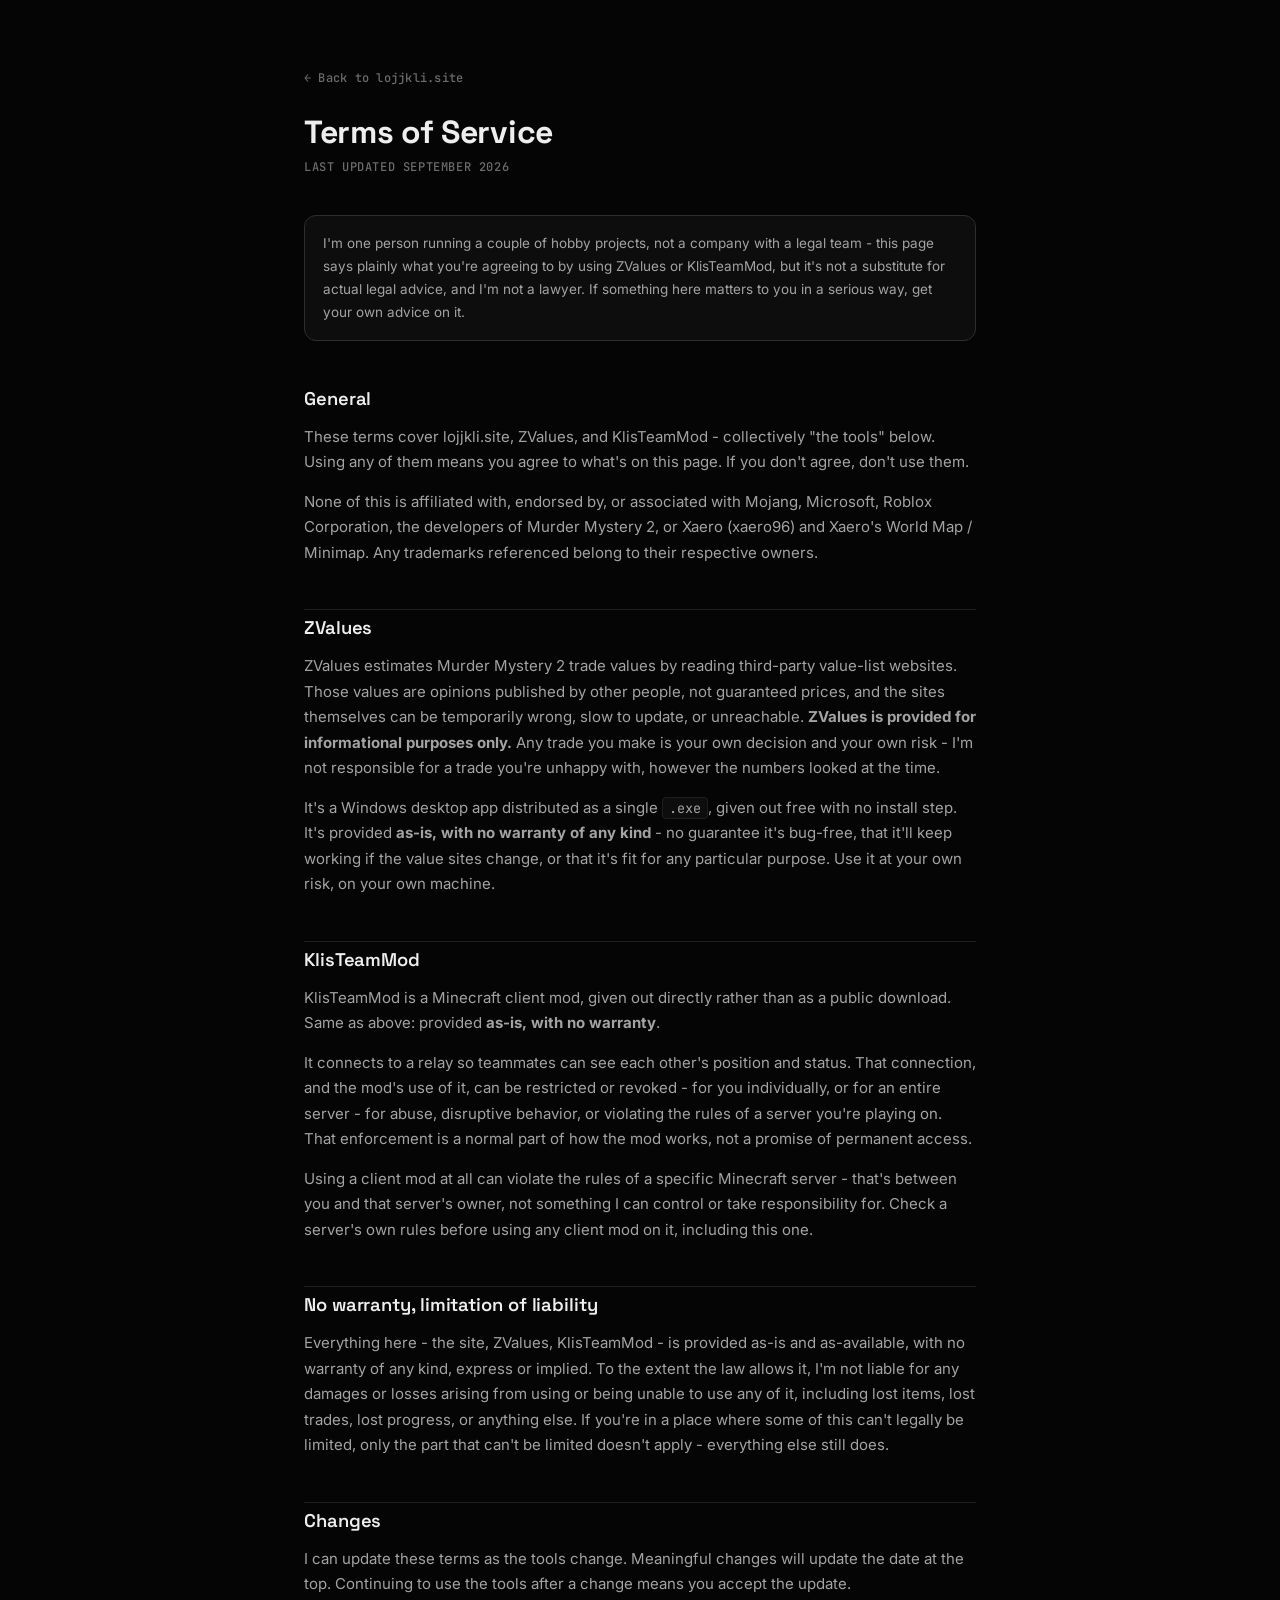
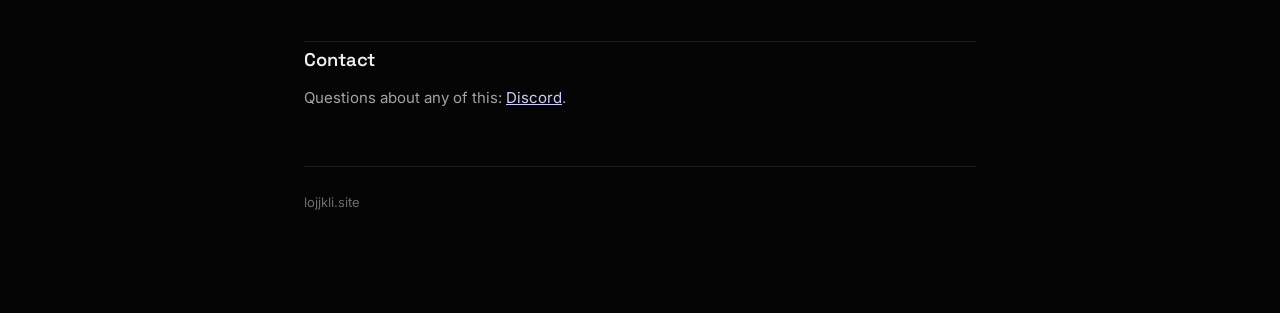
<file: site/public/terms/index.html>
<!doctype html>
<html lang="en">
<head>
<meta charset="UTF-8" />
<meta name="viewport" content="width=device-width, initial-scale=1" />
<title>Terms · lojjkli</title>
<meta name="robots" content="noindex">
<link rel="preconnect" href="https://fonts.googleapis.com">
<link rel="preconnect" href="https://fonts.gstatic.com" crossorigin>
<link href="https://fonts.googleapis.com/css2?family=Inter:wght@400;500;600&family=Space+Grotesk:wght@600;700&family=JetBrains+Mono:wght@400;500&display=swap" rel="stylesheet">
<style>
  :root{
    --void:#050505; --card:#0d0d0d; --line:#1e1e1e; --line-bright:#2e2e2e;
    --text:#eee; --dim:#a3a3a3; --faint:#6c6c6c;
    --display:'Space Grotesk',sans-serif; --body:'Inter',sans-serif; --mono:'JetBrains Mono',monospace;
  }
  *{box-sizing:border-box}
  body{margin:0;background:var(--void);color:var(--text);font:15px/1.7 var(--body);-webkit-font-smoothing:antialiased}
  .wrap{max-width:720px;margin:0 auto;padding:64px 24px 100px}
  a{color:#cfcfff}
  .back{display:inline-block;margin-bottom:28px;color:var(--faint);font:500 12px var(--mono);text-decoration:none;letter-spacing:.02em}
  .back:hover{color:var(--text)}
  h1{font:700 2rem/1.15 var(--display);letter-spacing:-.01em;margin:0 0 8px}
  .updated{color:var(--faint);font:500 12px var(--mono);letter-spacing:.05em;text-transform:uppercase;margin-bottom:40px}
  .callout{
    background:var(--card);border:1px solid var(--line-bright);border-radius:12px;
    padding:16px 18px;margin-bottom:40px;font-size:13.5px;color:var(--dim);
  }
  .callout b{color:var(--text)}
  h2{font:600 1.15rem var(--display);letter-spacing:-.005em;margin:44px 0 14px;padding-top:6px;border-top:1px solid var(--line)}
  h2:first-of-type{border-top:0;margin-top:0}
  p{color:var(--dim);margin:0 0 14px}
  ul{color:var(--dim);margin:0 0 14px;padding-left:20px}
  li{margin-bottom:6px}
  code{font-family:var(--mono);font-size:.9em;background:var(--card);border:1px solid var(--line);border-radius:4px;padding:1px 6px}
  footer{margin-top:56px;padding-top:24px;border-top:1px solid var(--line);color:var(--faint);font-size:13px}
</style>
</head>
<body>
<div class="wrap">
  <a class="back" href="/#contact">&larr; Back to lojjkli.site</a>
  <h1>Terms of Service</h1>
  <div class="updated">Last updated September 2026</div>

  <div class="callout">
    I'm one person running a couple of hobby projects, not a company with a
    legal team - this page says plainly what you're agreeing to by using
    ZValues or KlisTeamMod, but it's not a substitute for actual legal advice,
    and I'm not a lawyer. If something here matters to you in a serious way,
    get your own advice on it.
  </div>

  <h2>General</h2>
  <p>
    These terms cover lojjkli.site, ZValues, and KlisTeamMod - collectively
    "the tools" below. Using any of them means you agree to what's on this
    page. If you don't agree, don't use them.
  </p>
  <p>
    None of this is affiliated with, endorsed by, or associated with Mojang,
    Microsoft, Roblox Corporation, the developers of Murder Mystery 2, or
    Xaero (xaero96) and Xaero's World Map / Minimap. Any trademarks referenced
    belong to their respective owners.
  </p>

  <h2>ZValues</h2>
  <p>
    ZValues estimates Murder Mystery 2 trade values by reading third-party
    value-list websites. Those values are opinions published by other people,
    not guaranteed prices, and the sites themselves can be temporarily wrong,
    slow to update, or unreachable. <b>ZValues is provided for informational
    purposes only.</b> Any trade you make is your own decision and your own
    risk - I'm not responsible for a trade you're unhappy with, however the
    numbers looked at the time.
  </p>
  <p>
    It's a Windows desktop app distributed as a single <code>.exe</code>,
    given out free with no install step. It's provided <b>as-is, with no
    warranty of any kind</b> - no guarantee it's bug-free, that it'll keep
    working if the value sites change, or that it's fit for any particular
    purpose. Use it at your own risk, on your own machine.
  </p>

  <h2>KlisTeamMod</h2>
  <p>
    KlisTeamMod is a Minecraft client mod, given out directly rather than as
    a public download. Same as above: provided <b>as-is, with no warranty</b>.
  </p>
  <p>
    It connects to a relay so teammates can see each other's position and
    status. That connection, and the mod's use of it, can be restricted or
    revoked - for you individually, or for an entire server - for abuse,
    disruptive behavior, or violating the rules of a server you're playing on.
    That enforcement is a normal part of how the mod works, not a promise of
    permanent access.
  </p>
  <p>
    Using a client mod at all can violate the rules of a specific Minecraft
    server - that's between you and that server's owner, not something I can
    control or take responsibility for. Check a server's own rules before
    using any client mod on it, including this one.
  </p>

  <h2>No warranty, limitation of liability</h2>
  <p>
    Everything here - the site, ZValues, KlisTeamMod - is provided as-is and
    as-available, with no warranty of any kind, express or implied. To the
    extent the law allows it, I'm not liable for any damages or losses arising
    from using or being unable to use any of it, including lost items, lost
    trades, lost progress, or anything else. If you're in a place where some
    of this can't legally be limited, only the part that can't be limited
    doesn't apply - everything else still does.
  </p>

  <h2>Changes</h2>
  <p>
    I can update these terms as the tools change. Meaningful changes will
    update the date at the top. Continuing to use the tools after a change
    means you accept the update.
  </p>

  <h2>Contact</h2>
  <p>
    Questions about any of this: <a href="https://discord.com/users/799725823044354048" target="_blank" rel="noopener">Discord</a>.
  </p>

  <footer>lojjkli.site</footer>
</div>
</body>
</html>
</file>
